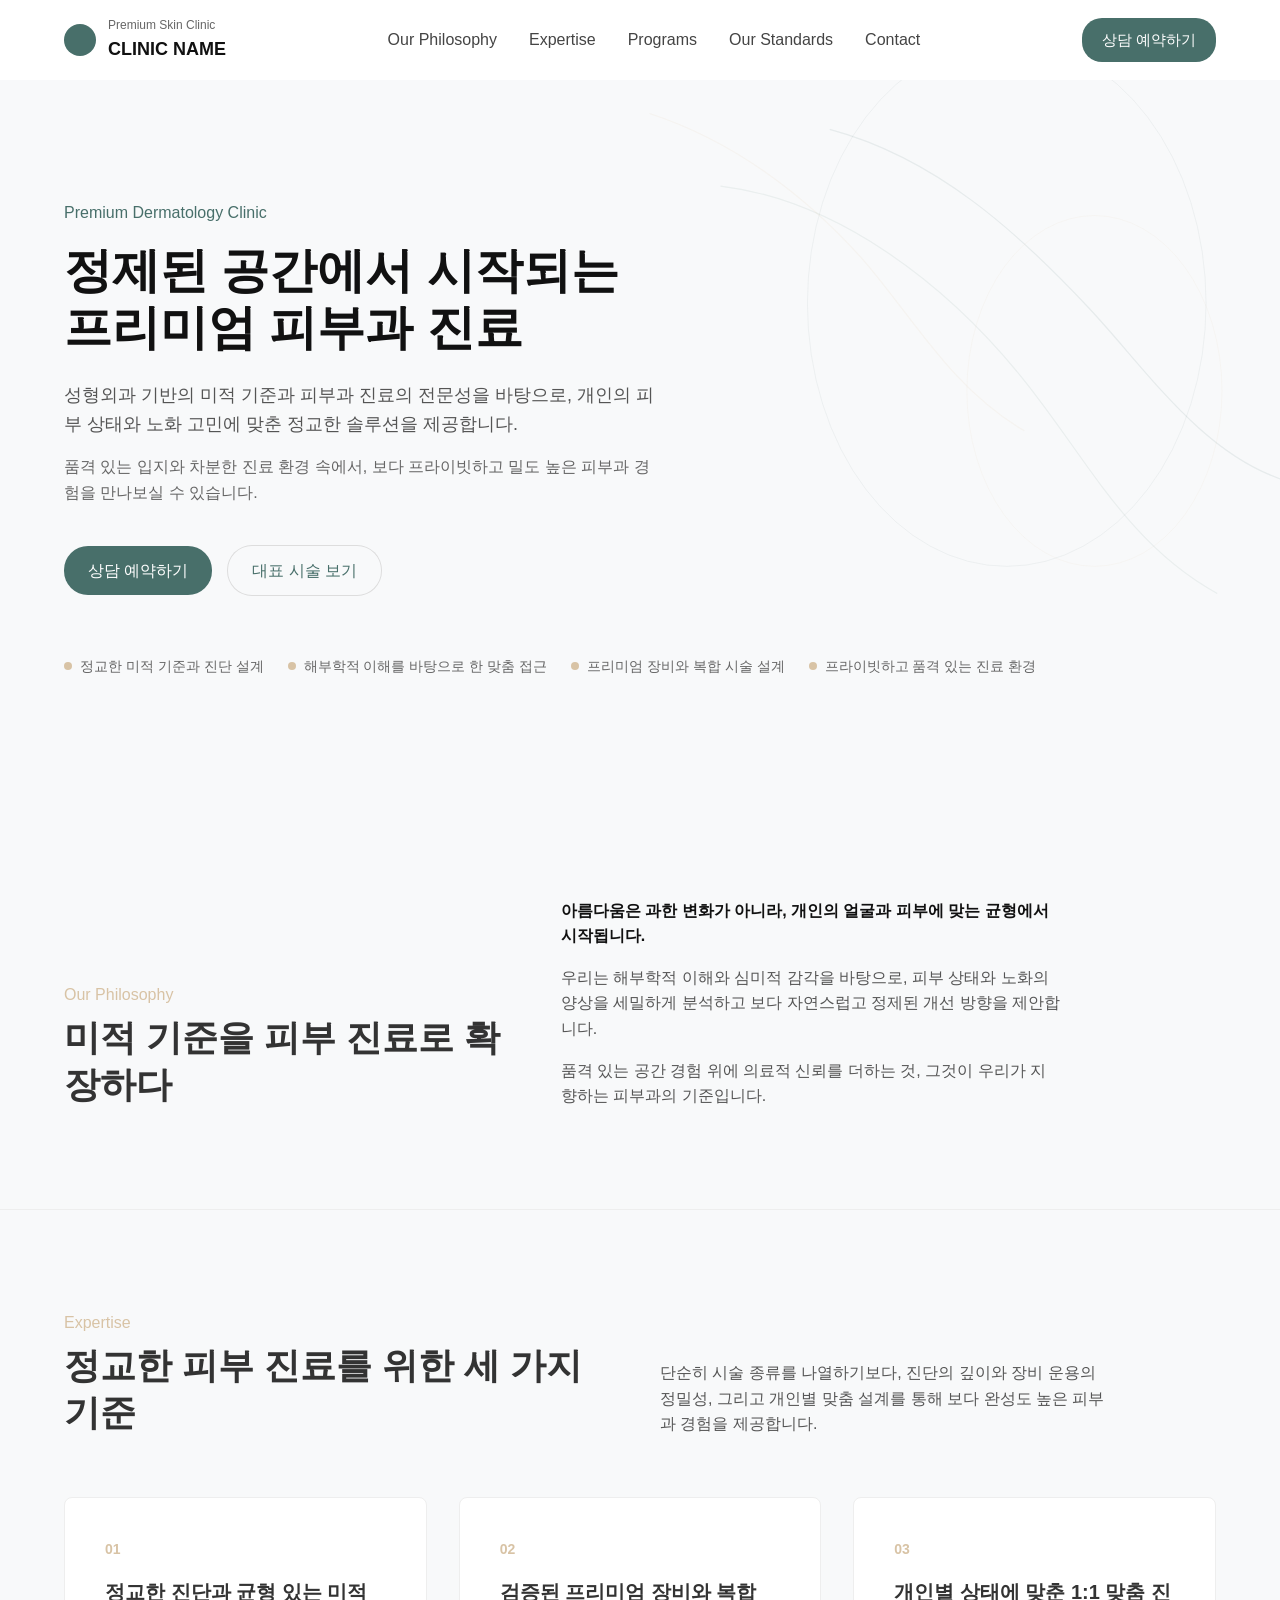
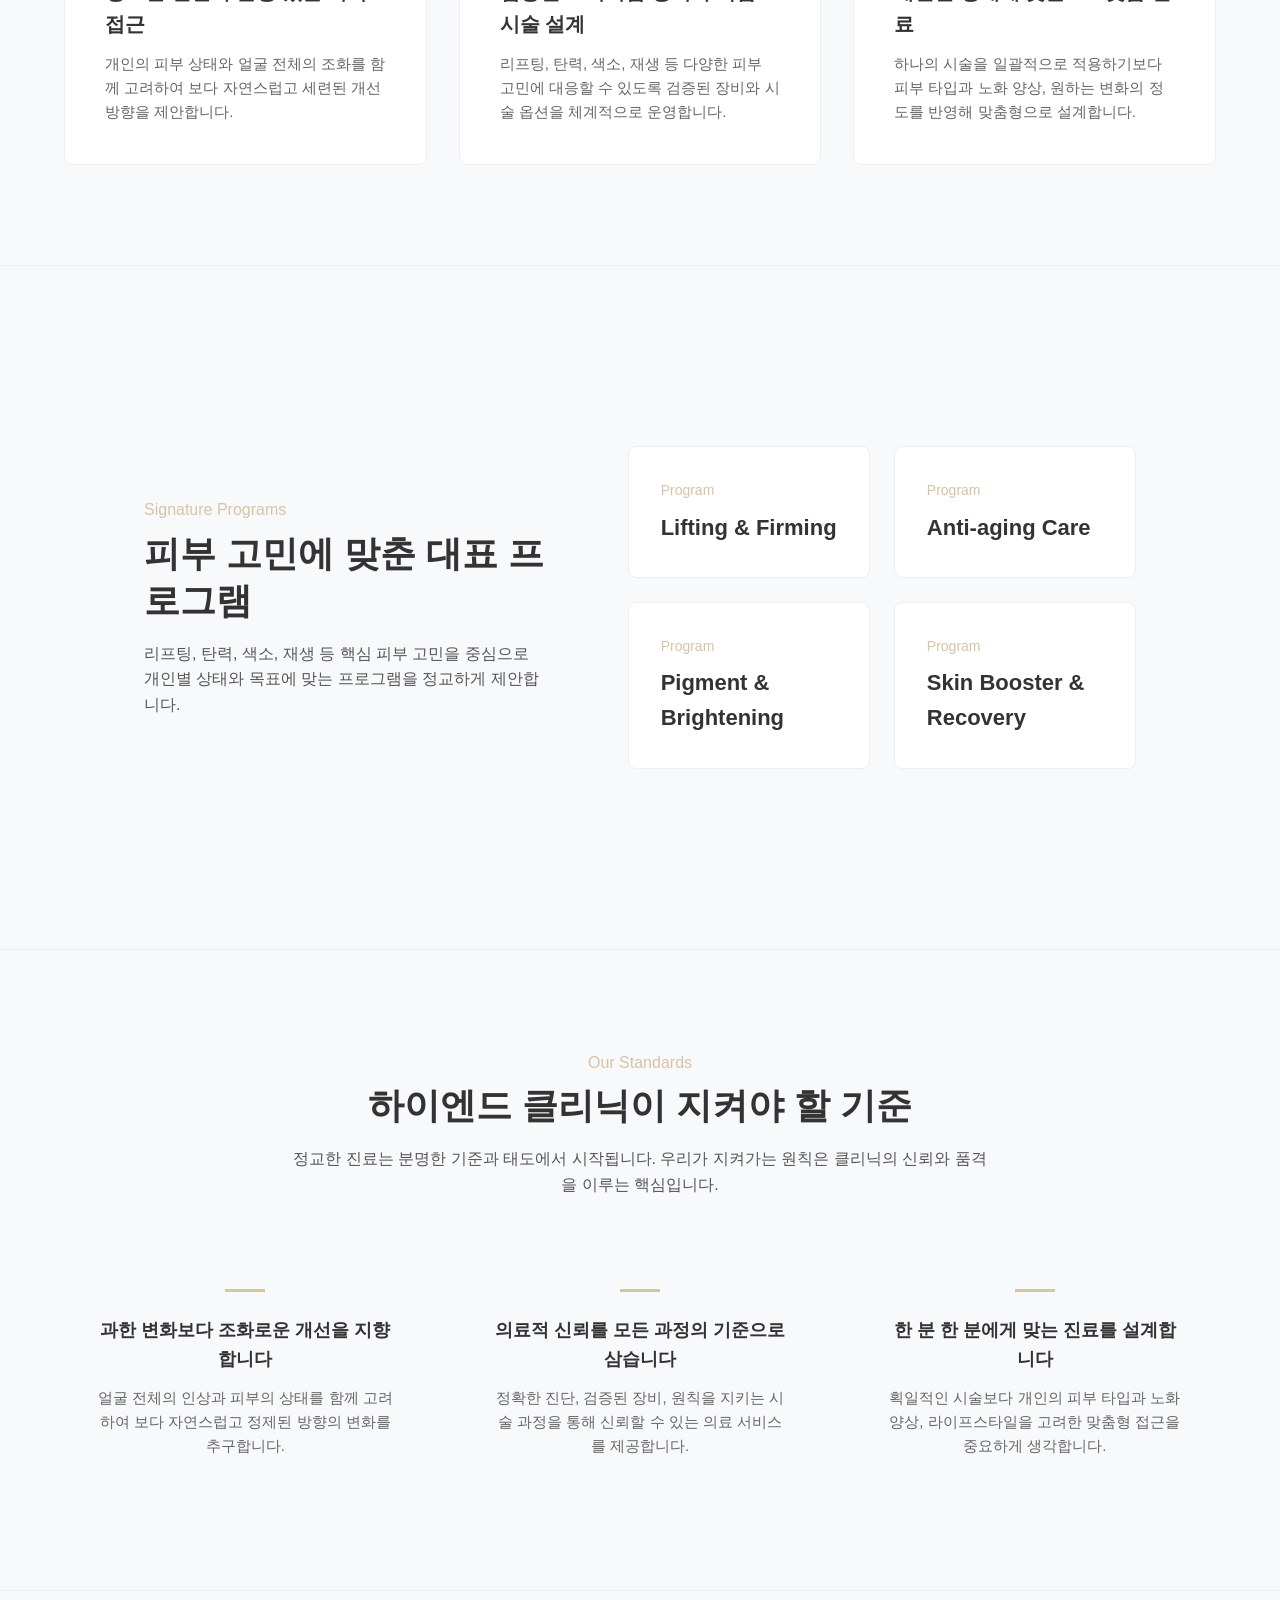
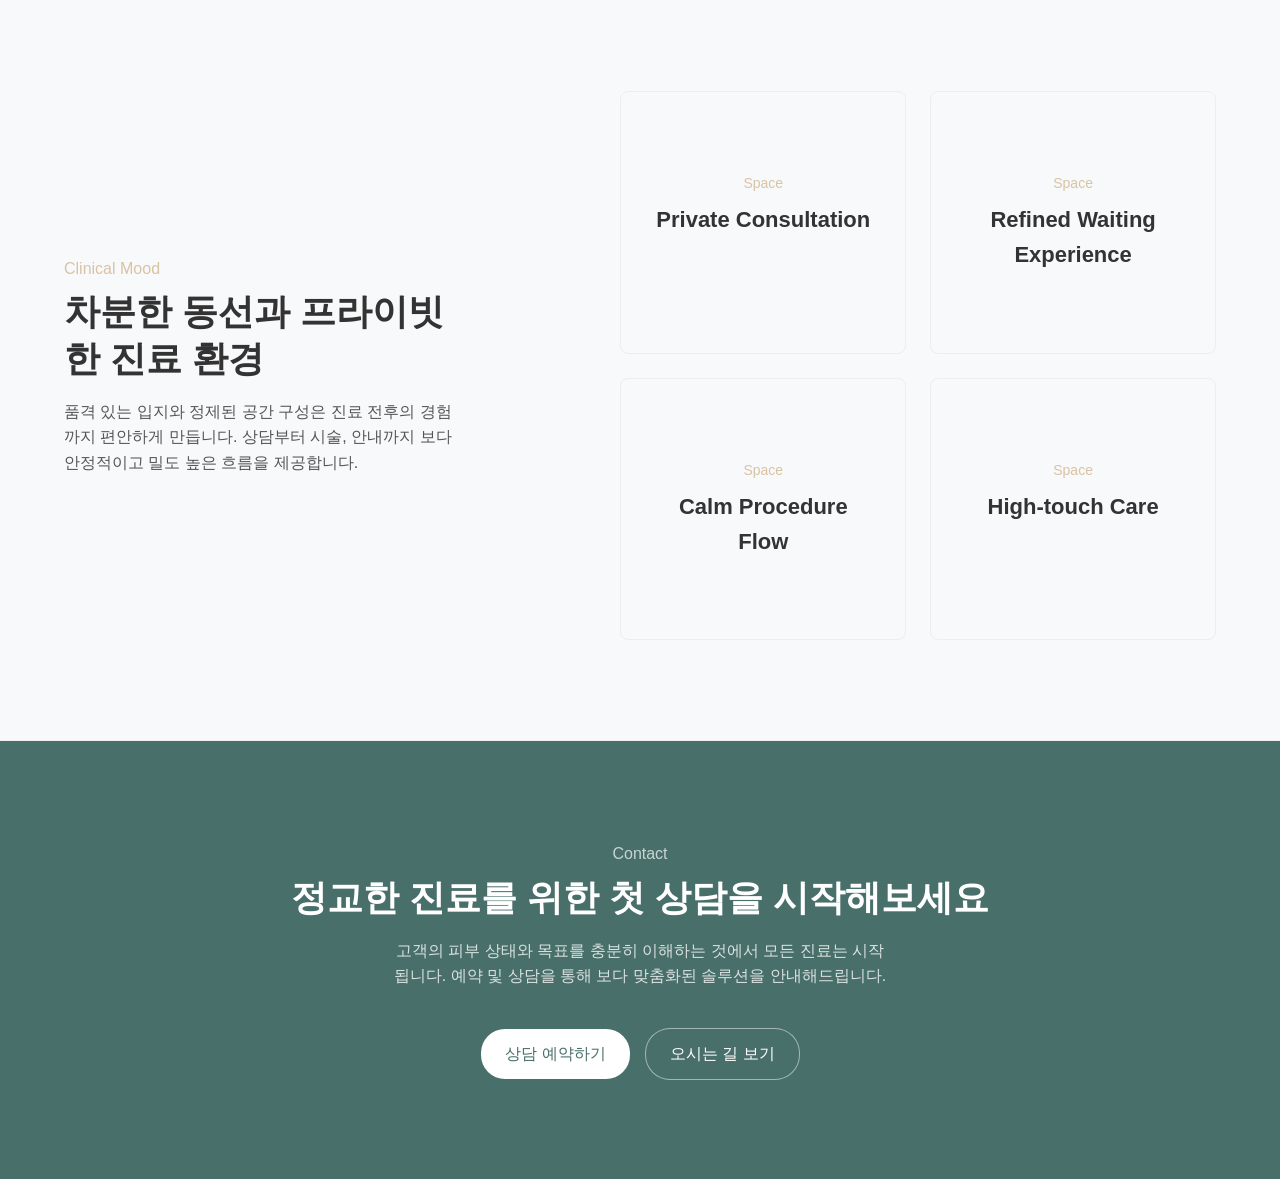
<file: index.html>
<!DOCTYPE html>
<html lang="ko">
  <head>
    <meta charset="UTF-8" />
    <meta name="viewport" content="width=device-width, initial-scale=1.0" />
    <title>Premium Dermatology Clinic</title>
    <link rel="stylesheet" href="style.css">
  </head>
  <body>
    <header class="site-header" id="siteHeader">
      <div class="container header-inner">
        <a href="#top" class="brand" aria-label="홈으로 이동">
          <span class="brand-mark" aria-hidden="true"></span>
          <span>
            <span class="brand-kicker">Premium Skin Clinic</span>
            <span class="brand-name">CLINIC NAME</span>
          </span>
        </a>

        <nav class="nav" aria-label="주요 메뉴">
          <a href="#philosophy">Our Philosophy</a>
          <a href="#expertise">Expertise</a>
          <a href="#programs">Programs</a>
          <a href="#standards">Our Standards</a>
          <a href="#contact">Contact</a>
        </nav>

        <a href="#contact" class="header-cta">상담 예약하기</a>
      </div>
    </header>

    <main id="top">
      <section class="hero">
        <svg class="hero-svg" viewBox="0 0 1600 900" fill="none" xmlns="http://www.w3.org/2000/svg" aria-hidden="true">
          <path d="M1038 62C1172 98 1275 192 1363 286C1436 364 1504 468 1608 502" stroke="rgba(72,111,106,0.10)" stroke-width="1.5" />
          <path d="M901 133C1048 151 1184 256 1278 372C1358 470 1410 582 1524 644" stroke="rgba(72,111,106,0.08)" stroke-width="1.5" />
          <path d="M812 42C916 76 1008 144 1082 228C1144 300 1191 387 1282 440" stroke="rgba(216,195,165,0.12)" stroke-width="1.5" />
          <ellipse cx="1260" cy="280" rx="250" ry="330" stroke="rgba(72,111,106,0.07)" stroke-width="1.2" />
          <ellipse cx="1370" cy="390" rx="160" ry="220" stroke="rgba(216,195,165,0.10)" stroke-width="1.2" />
        </svg>

        <div class="container hero-inner">
          <div class="eyebrow">Premium Dermatology Clinic</div>
          <h1>정제된 공간에서 시작되는<br />프리미엄 피부과 진료</h1>
          <p class="hero-lead">
            성형외과 기반의 미적 기준과 피부과 진료의 전문성을 바탕으로,
            개인의 피부 상태와 노화 고민에 맞춘 정교한 솔루션을 제공합니다.
          </p>
          <p class="hero-sub">
            품격 있는 입지와 차분한 진료 환경 속에서, 보다 프라이빗하고 밀도 높은 피부과 경험을 만나보실 수 있습니다.
          </p>

          <div class="hero-actions">
            <a href="#contact" class="btn-primary">상담 예약하기</a>
            <a href="#programs" class="btn-secondary">대표 시술 보기</a>
          </div>

          <div class="hero-points">
            <div class="hero-point"><span class="hero-point-dot"></span><span>정교한 미적 기준과 진단 설계</span></div>
            <div class="hero-point"><span class="hero-point-dot"></span><span>해부학적 이해를 바탕으로 한 맞춤 접근</span></div>
            <div class="hero-point"><span class="hero-point-dot"></span><span>프리미엄 장비와 복합 시술 설계</span></div>
            <div class="hero-point"><span class="hero-point-dot"></span><span>프라이빗하고 품격 있는 진료 환경</span></div>
          </div>
        </div>
      </section>

      <section class="section" id="philosophy">
        <div class="container section-head-grid">
          <div>
            <div class="section-kicker">Our Philosophy</div>
            <h2 class="section-title">미적 기준을 피부 진료로 확장하다</h2>
          </div>
          <div class="section-copy">
            <p><strong>아름다움은 과한 변화가 아니라, 개인의 얼굴과 피부에 맞는 균형에서 시작됩니다.</strong></p>
            <p>우리는 해부학적 이해와 심미적 감각을 바탕으로, 피부 상태와 노화의 양상을 세밀하게 분석하고 보다 자연스럽고 정제된 개선 방향을 제안합니다.</p>
            <p>품격 있는 공간 경험 위에 의료적 신뢰를 더하는 것, 그것이 우리가 지향하는 피부과의 기준입니다.</p>
          </div>
        </div>
      </section>

      <section class="section" id="expertise">
        <div class="container">
          <div class="split-head">
            <div>
              <div class="section-kicker">Expertise</div>
              <h2 class="section-title">정교한 피부 진료를 위한 세 가지 기준</h2>
            </div>
            <div class="split-head-copy">
              단순히 시술 종류를 나열하기보다, 진단의 깊이와 장비 운용의 정밀성, 그리고 개인별 맞춤 설계를 통해 보다 완성도 높은 피부과 경험을 제공합니다.
            </div>
          </div>

          <div class="cards-3">
            <article class="card">
              <div class="card-index">01</div>
              <h3>정교한 진단과 균형 있는 미적 접근</h3>
              <p>개인의 피부 상태와 얼굴 전체의 조화를 함께 고려하여 보다 자연스럽고 세련된 개선 방향을 제안합니다.</p>
            </article>
            <article class="card">
              <div class="card-index">02</div>
              <h3>검증된 프리미엄 장비와 복합 시술 설계</h3>
              <p>리프팅, 탄력, 색소, 재생 등 다양한 피부 고민에 대응할 수 있도록 검증된 장비와 시술 옵션을 체계적으로 운영합니다.</p>
            </article>
            <article class="card">
              <div class="card-index">03</div>
              <h3>개인별 상태에 맞춘 1:1 맞춤 진료</h3>
              <p>하나의 시술을 일괄적으로 적용하기보다 피부 타입과 노화 양상, 원하는 변화의 정도를 반영해 맞춤형으로 설계합니다.</p>
            </article>
          </div>
        </div>
      </section>

      <section class="section" id="programs">
        <div class="container">
          <div class="program-wrap">
            <div class="program-grid">
              <div>
                <div class="section-kicker">Signature Programs</div>
                <h2 class="section-title">피부 고민에 맞춘 대표 프로그램</h2>
                <p class="program-copy">리프팅, 탄력, 색소, 재생 등 핵심 피부 고민을 중심으로 개인별 상태와 목표에 맞는 프로그램을 정교하게 제안합니다.</p>
              </div>
              <div class="program-cards">
                <article class="program-card">
                  <div class="program-label">Program</div>
                  <div class="program-name">Lifting &amp; Firming</div>
                </article>
                <article class="program-card">
                  <div class="program-label">Program</div>
                  <div class="program-name">Anti-aging Care</div>
                </article>
                <article class="program-card">
                  <div class="program-label">Program</div>
                  <div class="program-name">Pigment &amp; Brightening</div>
                </article>
                <article class="program-card">
                  <div class="program-label">Program</div>
                  <div class="program-name">Skin Booster &amp; Recovery</div>
                </article>
              </div>
            </div>
          </div>
        </div>
      </section>

      <section class="section" id="standards">
        <div class="container">
          <div class="center-head">
            <div class="section-kicker">Our Standards</div>
            <h2 class="section-title">하이엔드 클리닉이 지켜야 할 기준</h2>
            <p class="center-copy">정교한 진료는 분명한 기준과 태도에서 시작됩니다. 우리가 지켜가는 원칙은 클리닉의 신뢰와 품격을 이루는 핵심입니다.</p>
          </div>

          <div class="cards-3">
            <article class="standard-card">
              <div class="standard-bar"></div>
              <h3>과한 변화보다 조화로운 개선을 지향합니다</h3>
              <p>얼굴 전체의 인상과 피부의 상태를 함께 고려하여 보다 자연스럽고 정제된 방향의 변화를 추구합니다.</p>
            </article>
            <article class="standard-card">
              <div class="standard-bar"></div>
              <h3>의료적 신뢰를 모든 과정의 기준으로 삼습니다</h3>
              <p>정확한 진단, 검증된 장비, 원칙을 지키는 시술 과정을 통해 신뢰할 수 있는 의료 서비스를 제공합니다.</p>
            </article>
            <article class="standard-card">
              <div class="standard-bar"></div>
              <h3>한 분 한 분에게 맞는 진료를 설계합니다</h3>
              <p>획일적인 시술보다 개인의 피부 타입과 노화 양상, 라이프스타일을 고려한 맞춤형 접근을 중요하게 생각합니다.</p>
            </article>
          </div>
        </div>
      </section>

      <section class="section">
        <div class="container space-grid">
          <div class="space-main">
            <div class="section-kicker">Clinical Mood</div>
            <h2 class="section-title">차분한 동선과 프라이빗한 진료 환경</h2>
            <p class="space-copy">품격 있는 입지와 정제된 공간 구성은 진료 전후의 경험까지 편안하게 만듭니다. 상담부터 시술, 안내까지 보다 안정적이고 밀도 높은 흐름을 제공합니다.</p>
          </div>

          <div class="space-cards">
            <article class="space-card">
              <div class="space-label">Space</div>
              <div class="space-name">Private Consultation</div>
            </article>
            <article class="space-card">
              <div class="space-label">Space</div>
              <div class="space-name">Refined Waiting Experience</div>
            </article>
            <article class="space-card">
              <div class="space-label">Space</div>
              <div class="space-name">Calm Procedure Flow</div>
            </article>
            <article class="space-card">
              <div class="space-label">Space</div>
              <div class="space-name">High-touch Care</div>
            </article>
          </div>
        </div>
      </section>

      <section class="contact" id="contact">
        <div class="container">
          <div class="contact-wrap">
            <div class="contact-kicker">Contact</div>
            <h2 class="contact-title">정교한 진료를 위한 첫 상담을 시작해보세요</h2>
            <p class="contact-copy">고객의 피부 상태와 목표를 충분히 이해하는 것에서 모든 진료는 시작됩니다. 예약 및 상담을 통해 보다 맞춤화된 솔루션을 안내해드립니다.</p>
            <div class="contact-actions">
              <a href="#" class="btn-primary">상담 예약하기</a>
              <a href="#" class="btn-secondary">오시는 길 보기</a>
            </div>
          </div>
        </div>
      </section>
    </main>

    <script src="main.js"></script>
  </body>
</html>
</file>
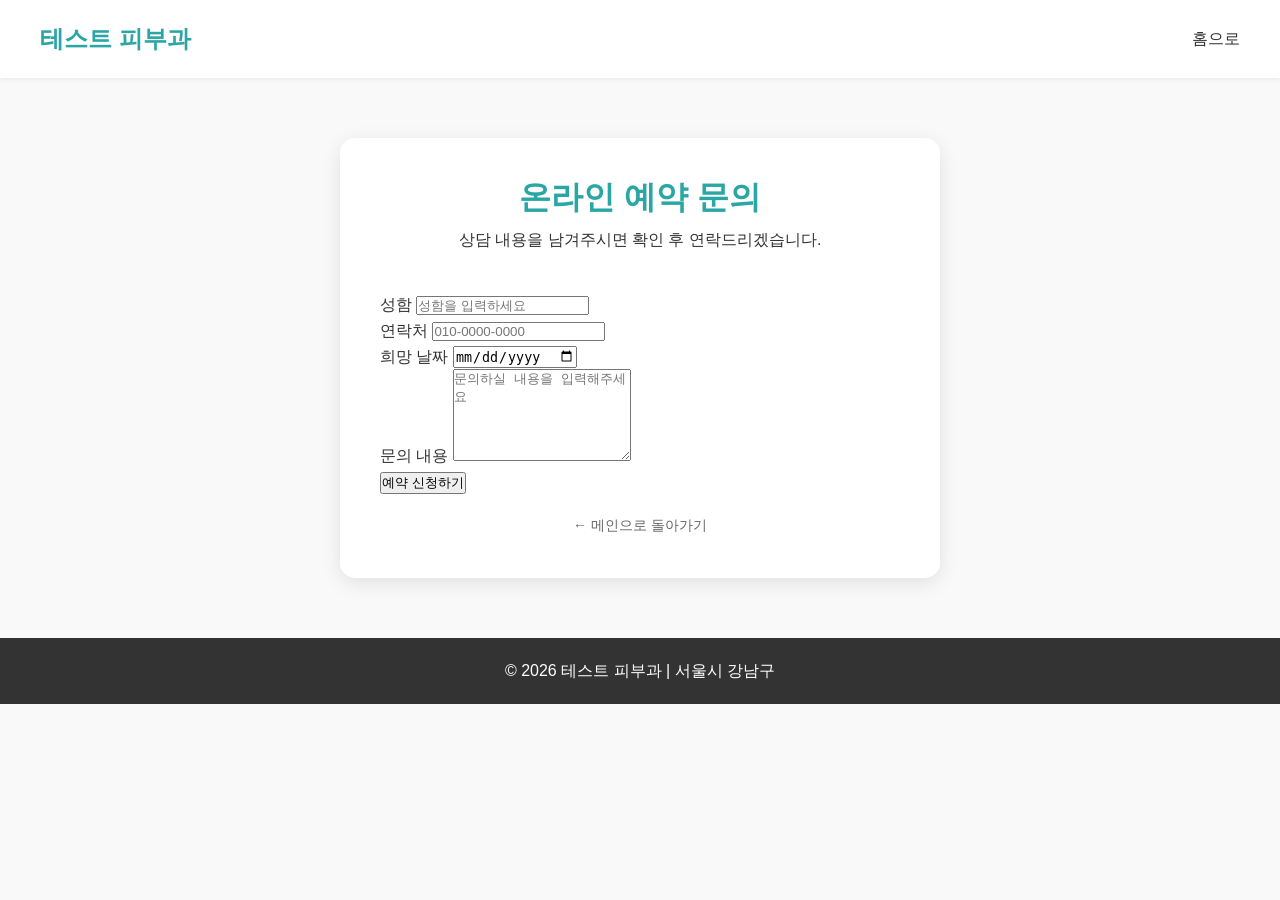
<file: reservation.html>
<!DOCTYPE html>
<html lang="ko">
<head>
    <meta charset="UTF-8">
    <meta name="viewport" content="width=device-width, initial-scale=1.0">
    <title>온라인 예약 | 테스트 피부과</title>
    <link rel="stylesheet" href="style.css">
    <style>
        body {
            margin: 0;
            font-family: 'Noto Sans KR', sans-serif;
            color: #333;
            background-color: #f9f9f9;
        }
        header {
            display: flex;
            justify-content: space-between;
            align-items: center;
            padding: 20px 40px;
            background: white;
            box-shadow: 0 2px 5px rgba(0,0,0,0.05);
        }
        .logo {
            font-size: 24px;
            font-weight: bold;
            color: #2aa6a4;
        }
        .reservation-container {
            max-width: 600px;
            margin: 60px auto;
            padding: 40px;
            background: #fff;
            border-radius: 15px;
            box-shadow: 0 5px 20px rgba(0,0,0,0.1);
        }
        .reservation-header {
            text-align: center;
            margin-bottom: 40px;
        }
        .reservation-header h1 {
            color: #2aa6a4;
            font-size: 32px;
            margin-bottom: 10px;
        }
        .back-home {
            display: inline-block;
            margin-top: 20px;
            color: #666;
            text-decoration: none;
            font-size: 14px;
        }
        .back-home:hover {
            text-decoration: underline;
        }
        footer {
            background: #333;
            color: white;
            text-align: center;
            padding: 20px;
            position: relative;
            bottom: 0;
            width: 100%;
            box-sizing: border-box;
        }
    </style>
</head>
<body>

<header>
    <div class="logo"><a href="index.html" style="text-decoration:none; color:inherit;">테스트 피부과</a></div>
    <nav>
        <a href="index.html" style="text-decoration:none; color:#333; font-weight:500;">홈으로</a>
    </nav>
</header>

<div class="reservation-container">
    <div class="reservation-header">
        <h1>온라인 예약 문의</h1>
        <p>상담 내용을 남겨주시면 확인 후 연락드리겠습니다.</p>
    </div>

    <form id="reservation-form">
        <div class="form-group">
            <label for="name">성함</label>
            <input type="text" id="name" name="name" required placeholder="성함을 입력하세요">
        </div>
        <div class="form-group">
            <label for="phone">연락처</label>
            <input type="tel" id="phone" name="phone" required placeholder="010-0000-0000">
        </div>
        <div class="form-group">
            <label for="date">희망 날짜</label>
            <input type="date" id="date" name="date" required>
        </div>
        <div class="form-group">
            <label for="message">문의 내용</label>
            <textarea id="message" name="message" rows="6" placeholder="문의하실 내용을 입력해주세요"></textarea>
        </div>
        <button type="submit" class="submit-btn">예약 신청하기</button>
    </form>
    
    <div style="text-align: center;">
        <a href="index.html" class="back-home">← 메인으로 돌아가기</a>
    </div>
</div>

<footer>
    <p>© 2026 테스트 피부과 | 서울시 강남구</p>
</footer>

<script src="main.js"></script>
</body>
</html>
</file>
<file: style.css>
/* Reset and base styles */
* {
  box-sizing: border-box;
  margin: 0;
  padding: 0;
}

body {
  font-family: -apple-system, BlinkMacSystemFont, "Segoe UI", Roboto, "Helvetica Neue", Arial, sans-serif;
  line-height: 1.6;
  background-color: #f8f9fa;
  color: #333;
  -webkit-font-smoothing: antialiased;
  -moz-osx-font-smoothing: grayscale;
}

a {
  text-decoration: none;
  color: inherit;
}

img {
  max-width: 100%;
  height: auto;
  display: block;
}

.container {
  max-width: 1200px;
  margin: 0 auto;
  padding: 0 24px;
}

/* Header */
.site-header {
  position: sticky;
  top: 0;
  background-color: white;
  z-index: 100;
  transition: transform 0.3s ease-in-out;
}

.site-header.header-scrolled {
  transform: translateY(-100%);
}

.header-inner {
  display: flex;
  align-items: center;
  justify-content: space-between;
  height: 80px;
}

.brand {
  display: flex;
  align-items: center;
  gap: 12px;
  font-weight: 500;
}

.brand-mark {
  width: 32px;
  height: 32px;
  background-color: #486f6a;
  border-radius: 50%;
}

.brand span {
  display: flex;
  flex-direction: column;
}

.brand-kicker {
  font-size: 12px;
  color: #666;
}

.brand-name {
  font-size: 18px;
  font-weight: 700;
  color: #111;
}

.nav {
  display: flex;
  gap: 32px;
}

.nav a {
  font-size: 16px;
  color: #444;
  transition: color 0.2s;
}

.nav a:hover {
  color: #111;
}

.header-cta {
  background-color: #486f6a;
  color: white;
  padding: 10px 20px;
  border-radius: 20px;
  font-size: 15px;
  font-weight: 500;
  transition: background-color 0.2s;
}

.header-cta:hover {
  background-color: #3a5954;
}

/* Hero */
.hero {
  position: relative;
  padding: 120px 0;
  text-align: left;
  background-color: #f8f9fa;
  overflow: hidden;
}

.hero-svg {
  position: absolute;
  top: 0;
  left: 0;
  width: 100%;
  height: 100%;
  pointer-events: none;
}

.hero-inner {
  position: relative;
  z-index: 1;
}

.eyebrow {
  font-size: 16px;
  font-weight: 500;
  color: #486f6a;
  margin-bottom: 16px;
}

h1 {
  font-size: 48px;
  font-weight: 700;
  line-height: 1.2;
  margin-bottom: 24px;
  color: #111;
}

.hero-lead {
  font-size: 18px;
  max-width: 600px;
  margin-bottom: 16px;
  color: #555;
}

.hero-sub {
  font-size: 16px;
  max-width: 600px;
  color: #666;
  margin-bottom: 40px;
}

.hero-actions {
  display: flex;
  gap: 16px;
  margin-bottom: 60px;
}

.btn-primary, .btn-secondary {
  padding: 12px 24px;
  border-radius: 24px;
  font-size: 16px;
  font-weight: 500;
  transition: all 0.2s;
}

.btn-primary {
  background-color: #486f6a;
  color: white;
}

.btn-primary:hover {
  background-color: #3a5954;
}

.btn-secondary {
  background-color: transparent;
  color: #486f6a;
  box-shadow: 0 0 0 1px #ddd;
}

.btn-secondary:hover {
  background-color: #f0f0f0;
}

.hero-points {
  display: flex;
  gap: 24px;
}

.hero-point {
  display: flex;
  align-items: center;
  gap: 8px;
  font-size: 14px;
  color: #666;
}

.hero-point-dot {
  width: 8px;
  height: 8px;
  background-color: #d8c3a5;
  border-radius: 50%;
}

/* Section */
.section {
  padding: 100px 0;
  border-bottom: 1px solid #eee;
}

.section-head-grid {
  display: grid;
  grid-template-columns: 1fr 1.5fr;
  gap: 60px;
  align-items: end;
}

.section-kicker {
  font-size: 16px;
  font-weight: 500;
  color: #d8c3a5;
  margin-bottom: 8px;
}

.section-title {
  font-size: 36px;
  font-weight: 700;
  line-height: 1.3;
}

.section-copy p {
  font-size: 16px;
  color: #555;
  max-width: 500px;
}

.section-copy p + p {
  margin-top: 16px;
}

.section-copy strong {
  color: #111;
}

/* Cards */
.cards-3 {
  display: grid;
  grid-template-columns: repeat(3, 1fr);
  gap: 32px;
  margin-top: 60px;
}

.card {
  background-color: white;
  padding: 40px;
  border-radius: 8px;
  border: 1px solid #eee;
  text-align: left;
}

.card-index {
  font-size: 14px;
  font-weight: 600;
  color: #d8c3a5;
  margin-bottom: 16px;
}

.card h3 {
  font-size: 20px;
  font-weight: 600;
  margin-bottom: 12px;
}

.card p {
  font-size: 15px;
  color: #666;
}

.split-head {
  display: grid;
  grid-template-columns: 1fr 1fr;
  gap: 40px;
  align-items: end;
}

.split-head-copy {
  font-size: 16px;
  color: #555;
  max-width: 450px;
}

/* Program Section */
.program-wrap {
  background-color: #f8f9fa;
  border-radius: 12px;
  padding: 80px;
}

.program-grid {
  display: grid;
  grid-template-columns: 1fr 1.2fr;
  gap: 60px;
  align-items: center;
}

.program-copy {
  font-size: 16px;
  color: #555;
  margin-top: 16px;
  max-width: 400px;
}

.program-cards {
  display: grid;
  grid-template-columns: repeat(2, 1fr);
  gap: 24px;
}

.program-card {
  background-color: white;
  padding: 32px;
  border-radius: 8px;
  border: 1px solid #eee;
}

.program-label {
  font-size: 14px;
  color: #d8c3a5;
  font-weight: 500;
  margin-bottom: 8px;
}

.program-name {
  font-size: 22px;
  font-weight: 600;
}

/* Center Head */
.center-head {
  text-align: center;
  max-width: 700px;
  margin: 0 auto 60px;
}

.center-copy {
  font-size: 16px;
  color: #555;
  margin-top: 16px;
}

.standard-card {
  text-align: center;
  padding: 32px;
}

.standard-bar {
  width: 40px;
  height: 3px;
  background-color: #d8c3a5;
  margin: 0 auto 24px;
}

.standard-card h3 {
  font-size: 18px;
  font-weight: 600;
  margin-bottom: 12px;
}

.standard-card p {
  font-size: 15px;
  color: #666;
}

/* Space Section */
.space-grid {
  display: grid;
  grid-template-columns: 1fr 1.2fr;
  gap: 60px;
  align-items: center;
}

.space-main {
  max-width: 400px;
}

.space-copy {
  font-size: 16px;
  color: #555;
  margin-top: 16px;
}

.space-cards {
  display: grid;
  grid-template-columns: repeat(2, 1fr);
  gap: 24px;
}

.space-card {
  padding: 80px 32px;
  border-radius: 8px;
  border: 1px solid #eee;
  background-color: #f8f9fa;
  text-align: center;
}

.space-label {
  font-size: 14px;
  color: #d8c3a5;
  font-weight: 500;
  margin-bottom: 8px;
}

.space-name {
  font-size: 22px;
  font-weight: 600;
}

/* Contact Section */
.contact {
  background-color: #486f6a;
  color: white;
  padding: 100px 0;
  text-align: center;
}

.contact-wrap {
  max-width: 700px;
  margin: 0 auto;
}

.contact-kicker {
  font-size: 16px;
  font-weight: 500;
  color: rgba(255,255,255,0.7);
  margin-bottom: 8px;
}

.contact-title {
  font-size: 36px;
  font-weight: 700;
  line-height: 1.3;
  color: white;
}

.contact-copy {
  font-size: 16px;
  color: rgba(255,255,255,0.8);
  margin-top: 16px;
  max-width: 500px;
  margin-left: auto;
  margin-right: auto;
}

.contact-actions {
  margin-top: 40px;
  display: flex;
  justify-content: center;
  gap: 16px;
}

.contact .btn-primary {
  background-color: white;
  color: #486f6a;
}

.contact .btn-primary:hover {
  background-color: #f0f0f0;
}

.contact .btn-secondary {
  box-shadow: 0 0 0 1px rgba(255,255,255,0.5);
  color: white;
}

.contact .btn-secondary:hover {
  background-color: rgba(255,255,255,0.1);
}
</file>
